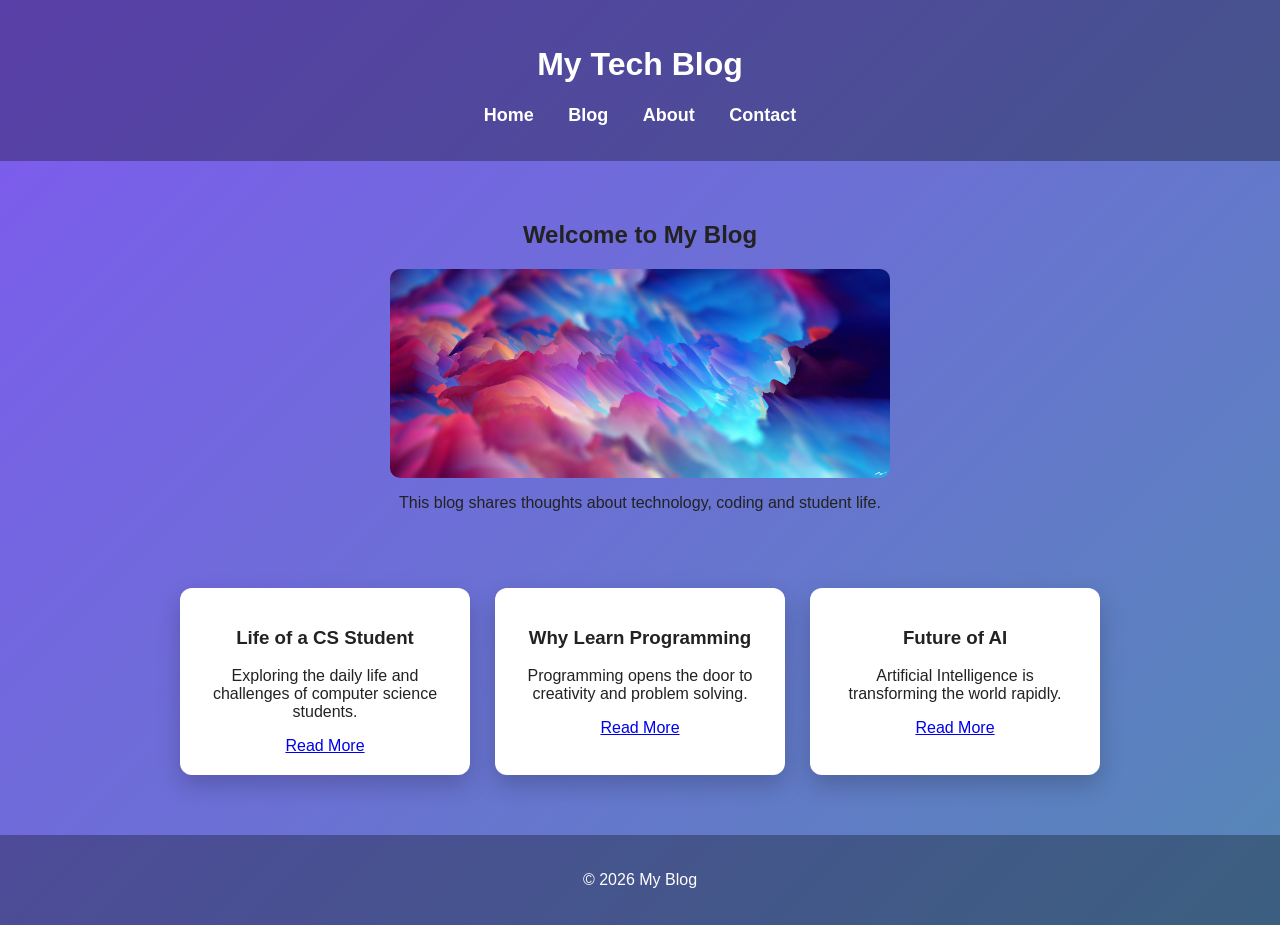
<file: index.html>
<!DOCTYPE html>
<html>
<head>
<title>My Tech Blog</title>
<link rel="stylesheet" href="css/style.css">
</head>

<body>

<header>
<h1>My Tech Blog</h1>

<nav>
<ul>
<li><a href="index.html">Home</a></li>
<li><a href="blog.html">Blog</a></li>
<li><a href="about.html">About</a></li>
<li><a href="contact.html">Contact</a></li>
</ul>
</nav>
</header>

<section class="intro">
<h2>Welcome to My Blog</h2>
<img src="images/blog-banner.jpg" alt="Blog Banner" width="500">
<p>This blog shares thoughts about technology, coding and student life.</p>
</section>

<section class="blog-preview">

<div class="card">
<h3>Life of a CS Student</h3>
<p>Exploring the daily life and challenges of computer science students.</p>
<a href="blog.html">Read More</a>
</div>

<div class="card">
<h3>Why Learn Programming</h3>
<p>Programming opens the door to creativity and problem solving.</p>
<a href="blog.html">Read More</a>
</div>

<div class="card">
<h3>Future of AI</h3>
<p>Artificial Intelligence is transforming the world rapidly.</p>
<a href="blog.html">Read More</a>
</div>

</section>

<footer>
<p>© 2026 My Blog</p>
</footer>

</body>
</html>
</file>
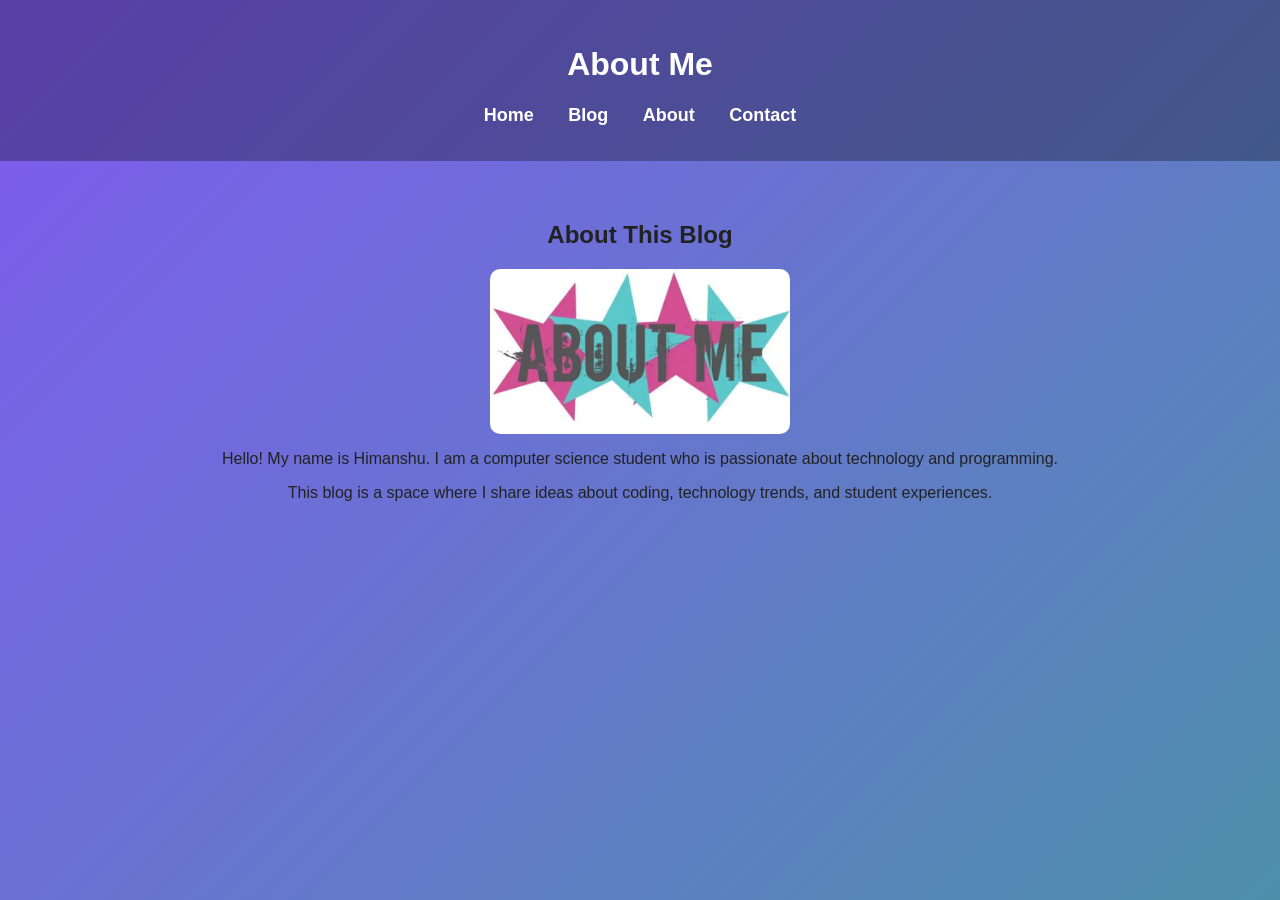
<file: about.html>
<!DOCTYPE html>
<html>
<head>
<title>About</title>
<link rel="stylesheet" href="css/style.css">
</head>

<body>

<header>
<h1>About Me</h1>

<nav>
<ul>
<li><a href="index.html">Home</a></li>
<li><a href="blog.html">Blog</a></li>
<li><a href="about.html">About</a></li>
<li><a href="contact.html">Contact</a></li>
</ul>
</nav>

</header>

<section class="about">

<h2>About This Blog</h2>
<img src="images/aboutme.jpg" alt="About Me" width="300">

<p>
Hello! My name is Himanshu. I am a computer science student who is passionate about technology and programming.
</p>

<p>
This blog is a space where I share ideas about coding, technology trends, and student experiences.
</p>

</section>

</body>
</html>
</file>
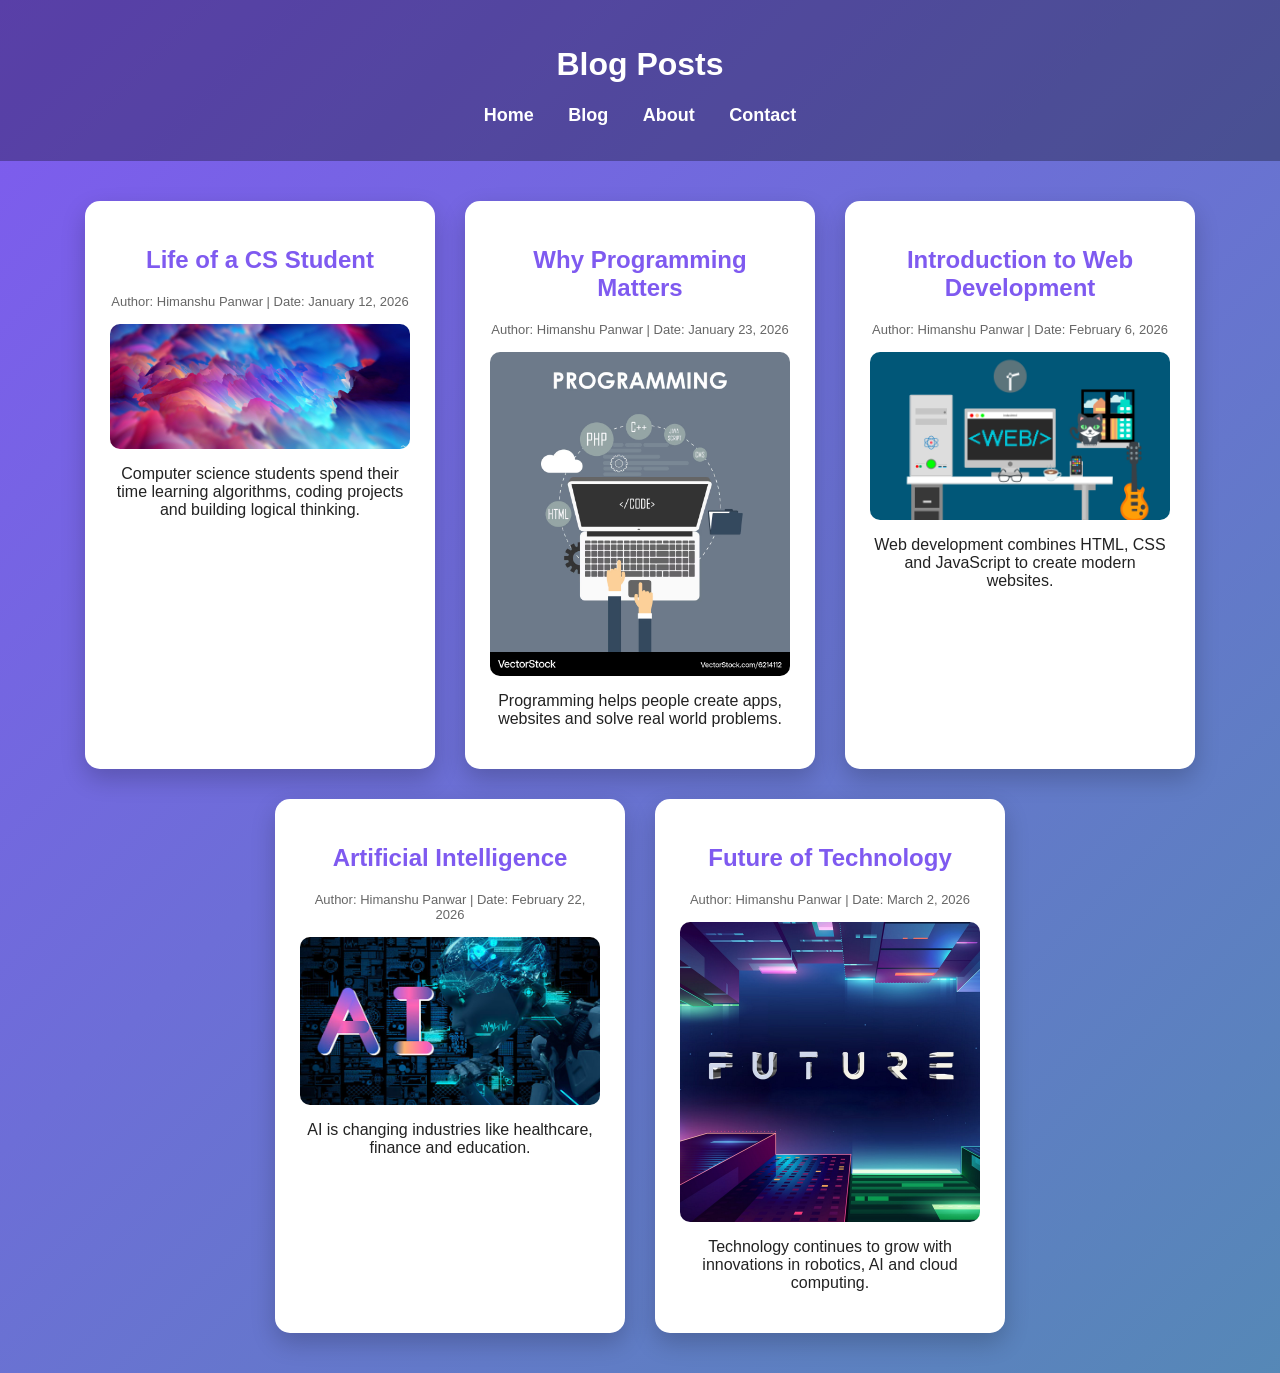
<file: blog.html>
<!DOCTYPE html>
<html>
<head>
<title>Blog Posts</title>
<link rel="stylesheet" href="css/style.css">
</head>

<body>

<header>
<h1>Blog Posts</h1>

<nav>
<ul>
<li><a href="index.html">Home</a></li>
<li><a href="blog.html">Blog</a></li>
<li><a href="about.html">About</a></li>
<li><a href="contact.html">Contact</a></li>
</ul>
</nav>
</header>

<section class="blog-container">

<article class="blog-card">
<h2>Life of a CS Student</h2>
<p class="meta">Author: Himanshu Panwar | Date: January 12, 2026</p>
<img src="images/blog-banner.jpg" alt="Blog Banner" width="500">
<p>Computer science students spend their time learning algorithms, coding projects and building logical thinking.</p>
</article>

<article class="blog-card">
<h2>Why Programming Matters</h2>
<p class="meta">Author: Himanshu Panwar | Date: January 23, 2026</p>
<img src="images/programming.jpg" alt="Programming" width="300">
<p>Programming helps people create apps, websites and solve real world problems.</p>
</article>

<article class="blog-card">
<h2>Introduction to Web Development</h2>
<p class="meta">Author: Himanshu Panwar | Date: February 6, 2026</p>
<img src="images/webdev.jpg" alt="Web Development" width="300">
<p>Web development combines HTML, CSS and JavaScript to create modern websites.</p>
</article>

<article class="blog-card">
<h2>Artificial Intelligence</h2>
<p class="meta">Author: Himanshu Panwar | Date: February 22, 2026</p>
<img src="images/ai.jpg" alt="Artificial Intelligence" width="300">
<p>AI is changing industries like healthcare, finance and education.</p>
</article>

<article class="blog-card">
<h2>Future of Technology</h2>
<p class="meta">Author: Himanshu Panwar | Date: March 2, 2026</p>
<img src="images/futuretech.jpg" alt="Future Technology" width="300">
<p>Technology continues to grow with innovations in robotics, AI and cloud computing.</p>
</article>

</section>

</body>
</html>
</file>
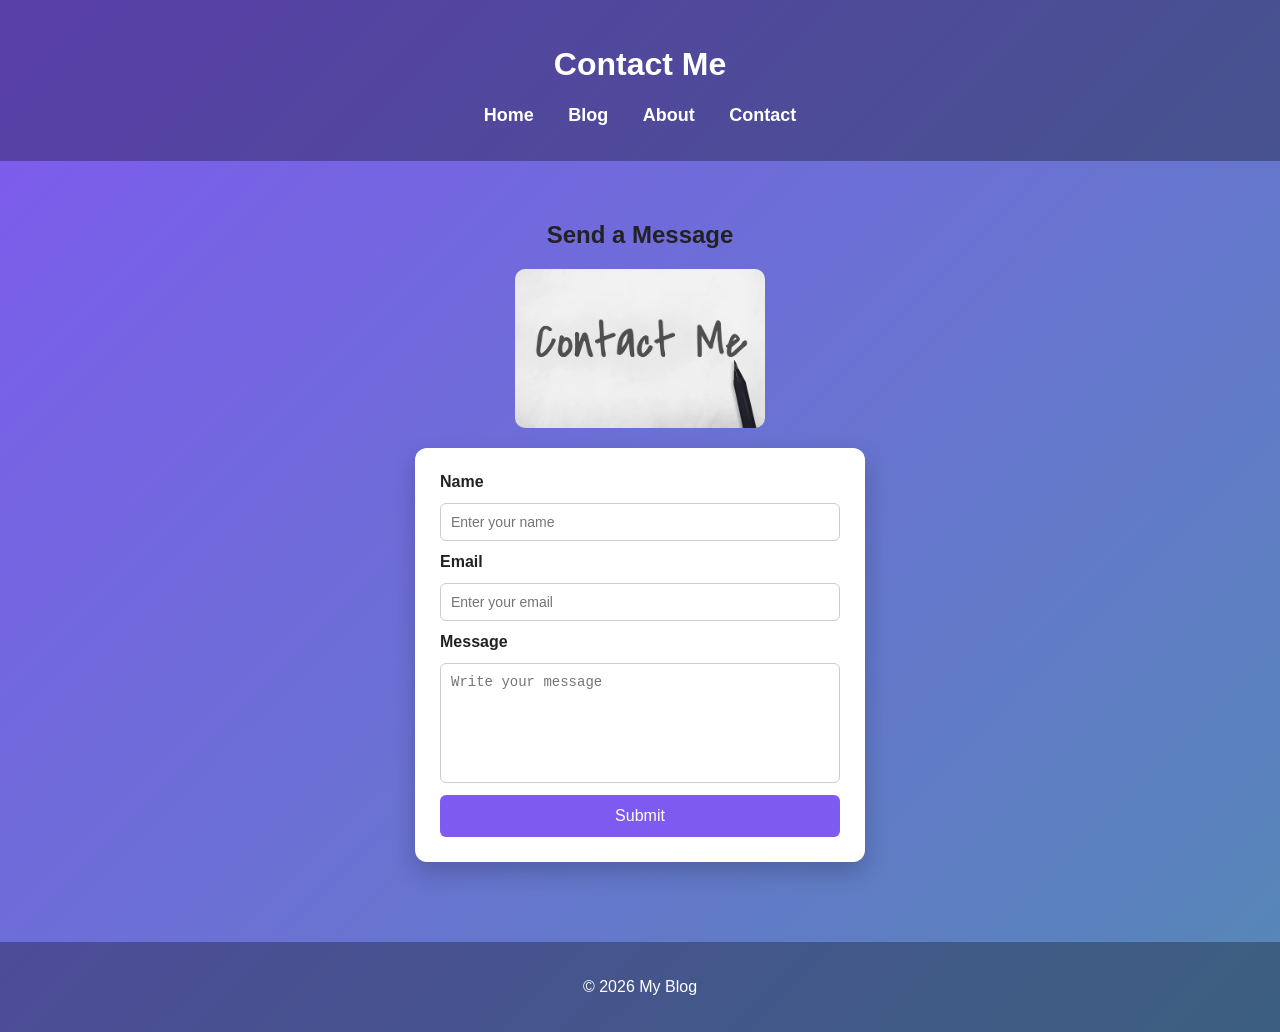
<file: contact.html>
<!DOCTYPE html>
<html>

<head>
<title>Contact</title>
<link rel="stylesheet" href="css/style.css">
</head>

<body>

<header>
<h1>Contact Me</h1>

<nav>
<ul>
<li><a href="index.html">Home</a></li>
<li><a href="blog.html">Blog</a></li>
<li><a href="about.html">About</a></li>
<li><a href="contact.html">Contact</a></li>
</ul>
</nav>

</header>

<section class="contact">

<h2>Send a Message</h2>

<img src="images/contact.jpg" alt="Contact Image">

<form>

<label>Name</label>
<input type="text" placeholder="Enter your name">

<label>Email</label>
<input type="email" placeholder="Enter your email">

<label>Message</label>
<textarea placeholder="Write your message"></textarea>

<button type="submit">Submit</button>

</form>

</section>

<footer>
<p>© 2026 My Blog</p>
</footer>

</body>
</html>
</file>
<file: css/style.css>
/* GENERAL PAGE STYLE */

body{
font-family: Arial, sans-serif;
margin:0;
background:linear-gradient(135deg,#7f5af0,#2cb67d,#ffd803);
background-size:400% 400%;
animation:gradientMove 10s infinite alternate;
color:#222;
}

/* Animated background */

@keyframes gradientMove{
0%{background-position:left;}
100%{background-position:right;}
}

/* HEADER */

header{
text-align:center;
padding:25px;
background:rgba(0,0,0,0.3);
color:white;
}

/* NAVIGATION BAR */

nav ul{
list-style:none;
padding:0;
margin:10px 0;
}

nav ul li{
display:inline;
margin:0 15px;
}

nav ul li a{
color:white;
text-decoration:none;
font-weight:bold;
font-size:18px;
transition:0.3s;
}

nav ul li a:hover{
color:#ffd803;
}

/* INTRO SECTION */

.intro{
text-align:center;
padding:40px;
}

/* CENTER ALL IMAGES */

img{
display:block;
margin-left:auto;
margin-right:auto;
max-width:100%;
border-radius:10px;
margin-top:15px;
margin-bottom:15px;
}

/* BLOG PREVIEW CARDS */

.blog-preview{
display:flex;
justify-content:center;
flex-wrap:wrap;
gap:25px;
padding:20px;
}

.card{
background:white;
padding:20px;
width:250px;
border-radius:12px;
box-shadow:0 10px 25px rgba(0,0,0,0.2);
text-align:center;
transition:0.3s;
}

.card:hover{
transform:translateY(-8px);
}

/* BLOG PAGE CONTAINER */

.blog-container{
display:flex;
flex-wrap:wrap;
justify-content:center;
gap:30px;
padding:40px;
}

/* BLOG POSTS */

.blog-card{
background:white;
padding:25px;
width:300px;
border-radius:15px;
box-shadow:0 10px 25px rgba(0,0,0,0.2);
text-align:center;
transition:0.3s;
}

.blog-card:hover{
transform:translateY(-10px);
box-shadow:0 20px 35px rgba(0,0,0,0.25);
}

/* BLOG TITLE */

.blog-card h2{
color:#7f5af0;
}

/* AUTHOR META */

.meta{
font-size:13px;
color:#666;
margin-bottom:10px;
}

/* ABOUT PAGE */

.about{
text-align:center;
padding:40px;
}

/* CONTACT PAGE */

.contact{
text-align:center;
padding:40px;
}

/* CONTACT IMAGE */

.contact img{
width:250px;
margin-bottom:20px;
}

/* CONTACT FORM */

.contact form{
display:flex;
flex-direction:column;
gap:12px;
width:100%;
max-width:400px;
margin:auto;
background:white;
padding:25px;
border-radius:12px;
box-shadow:0 10px 25px rgba(0,0,0,0.2);
}

/* LABELS */

.contact label{
font-weight:bold;
text-align:left;
}

/* INPUT FIELDS */

.contact input,
.contact textarea{
width:100%;
padding:10px;
border:1px solid #ccc;
border-radius:6px;
font-size:14px;
box-sizing:border-box;
}

/* INPUT FOCUS EFFECT */

.contact input:focus,
.contact textarea:focus{
border:2px solid #7f5af0;
outline:none;
}

/* TEXTAREA */

.contact textarea{
height:120px;
resize:none;
}

/* BUTTON */

.contact button{
background:#7f5af0;
color:white;
padding:12px;
border:none;
border-radius:6px;
font-size:16px;
cursor:pointer;
transition:0.3s;
}

.contact button:hover{
background:#2cb67d;
}

/* FOOTER */

footer{
text-align:center;
padding:20px;
background:rgba(0,0,0,0.3);
color:white;
margin-top:40px;
}

/* RESPONSIVE DESIGN */

@media(max-width:768px){

.blog-preview{
flex-direction:column;
align-items:center;
}

.blog-container{
flex-direction:column;
align-items:center;
}

.card{
width:90%;
}

.blog-card{
width:90%;
}

}
</file>
